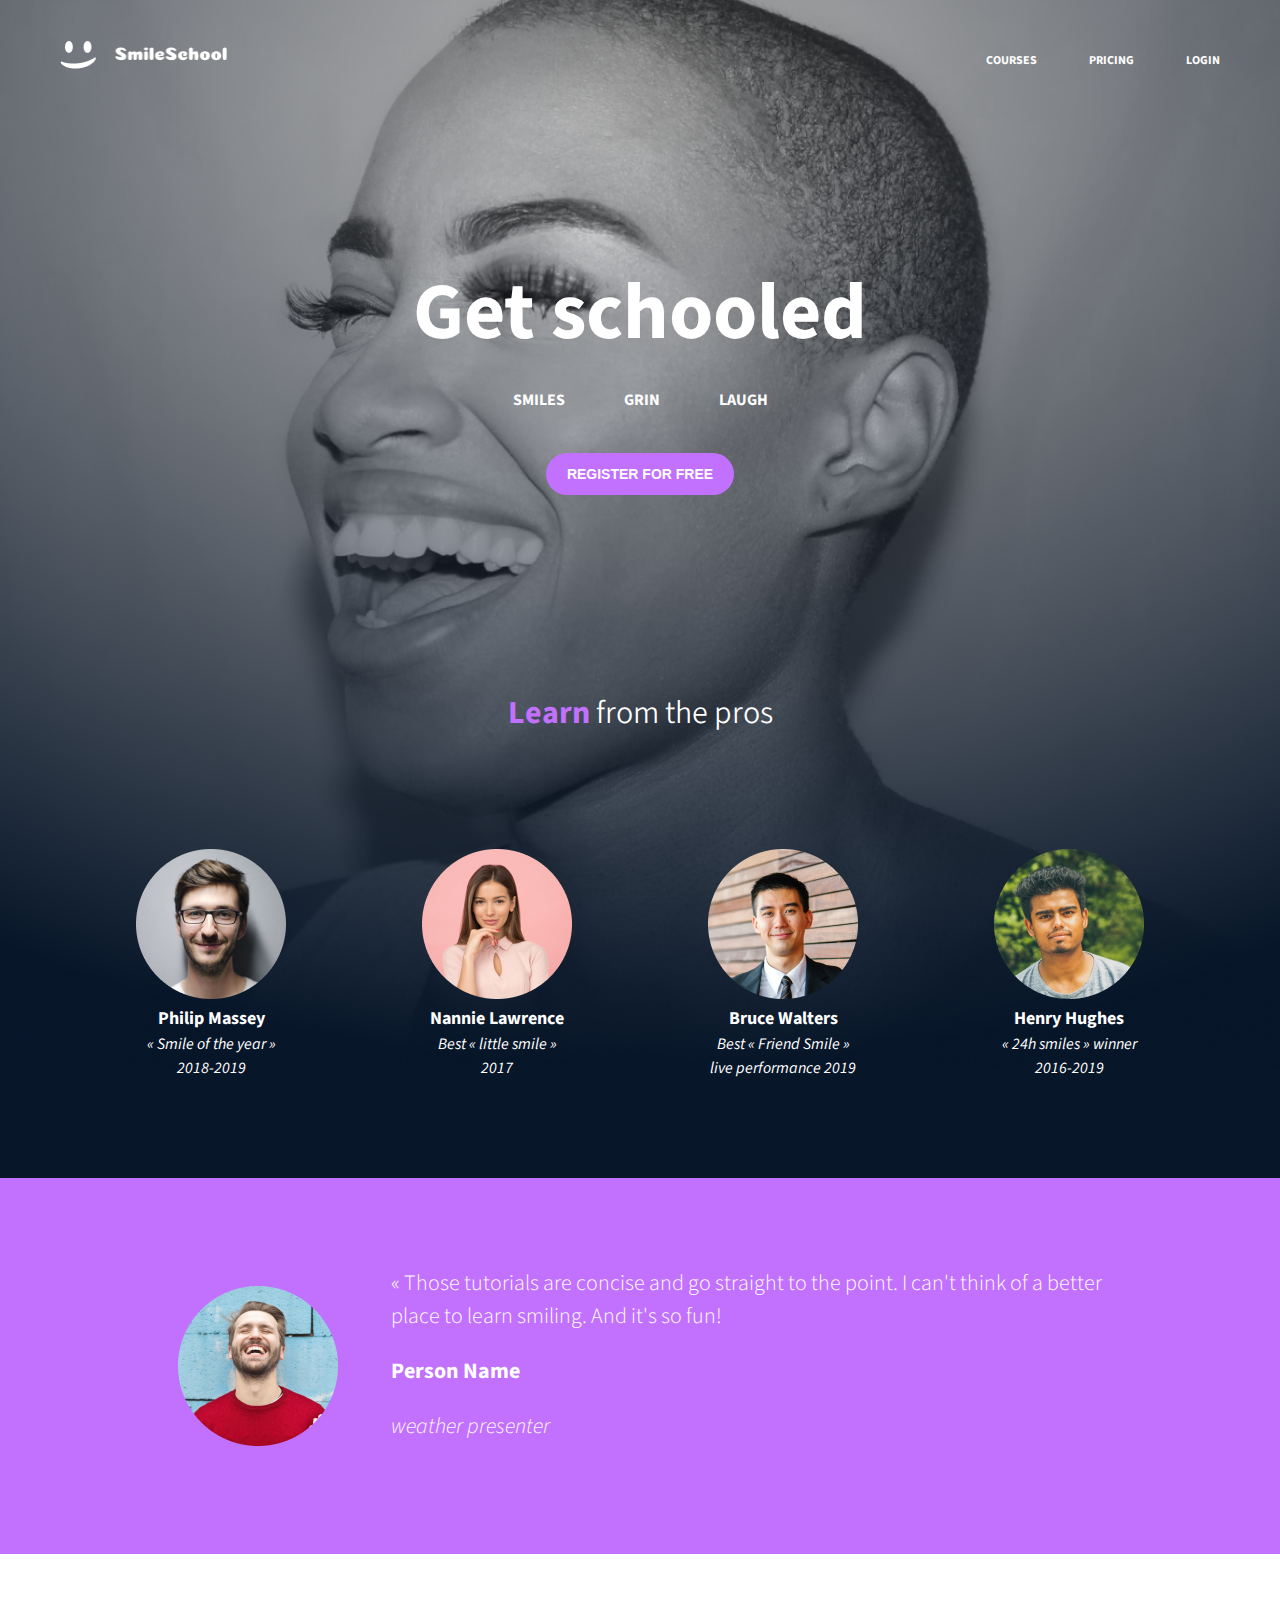
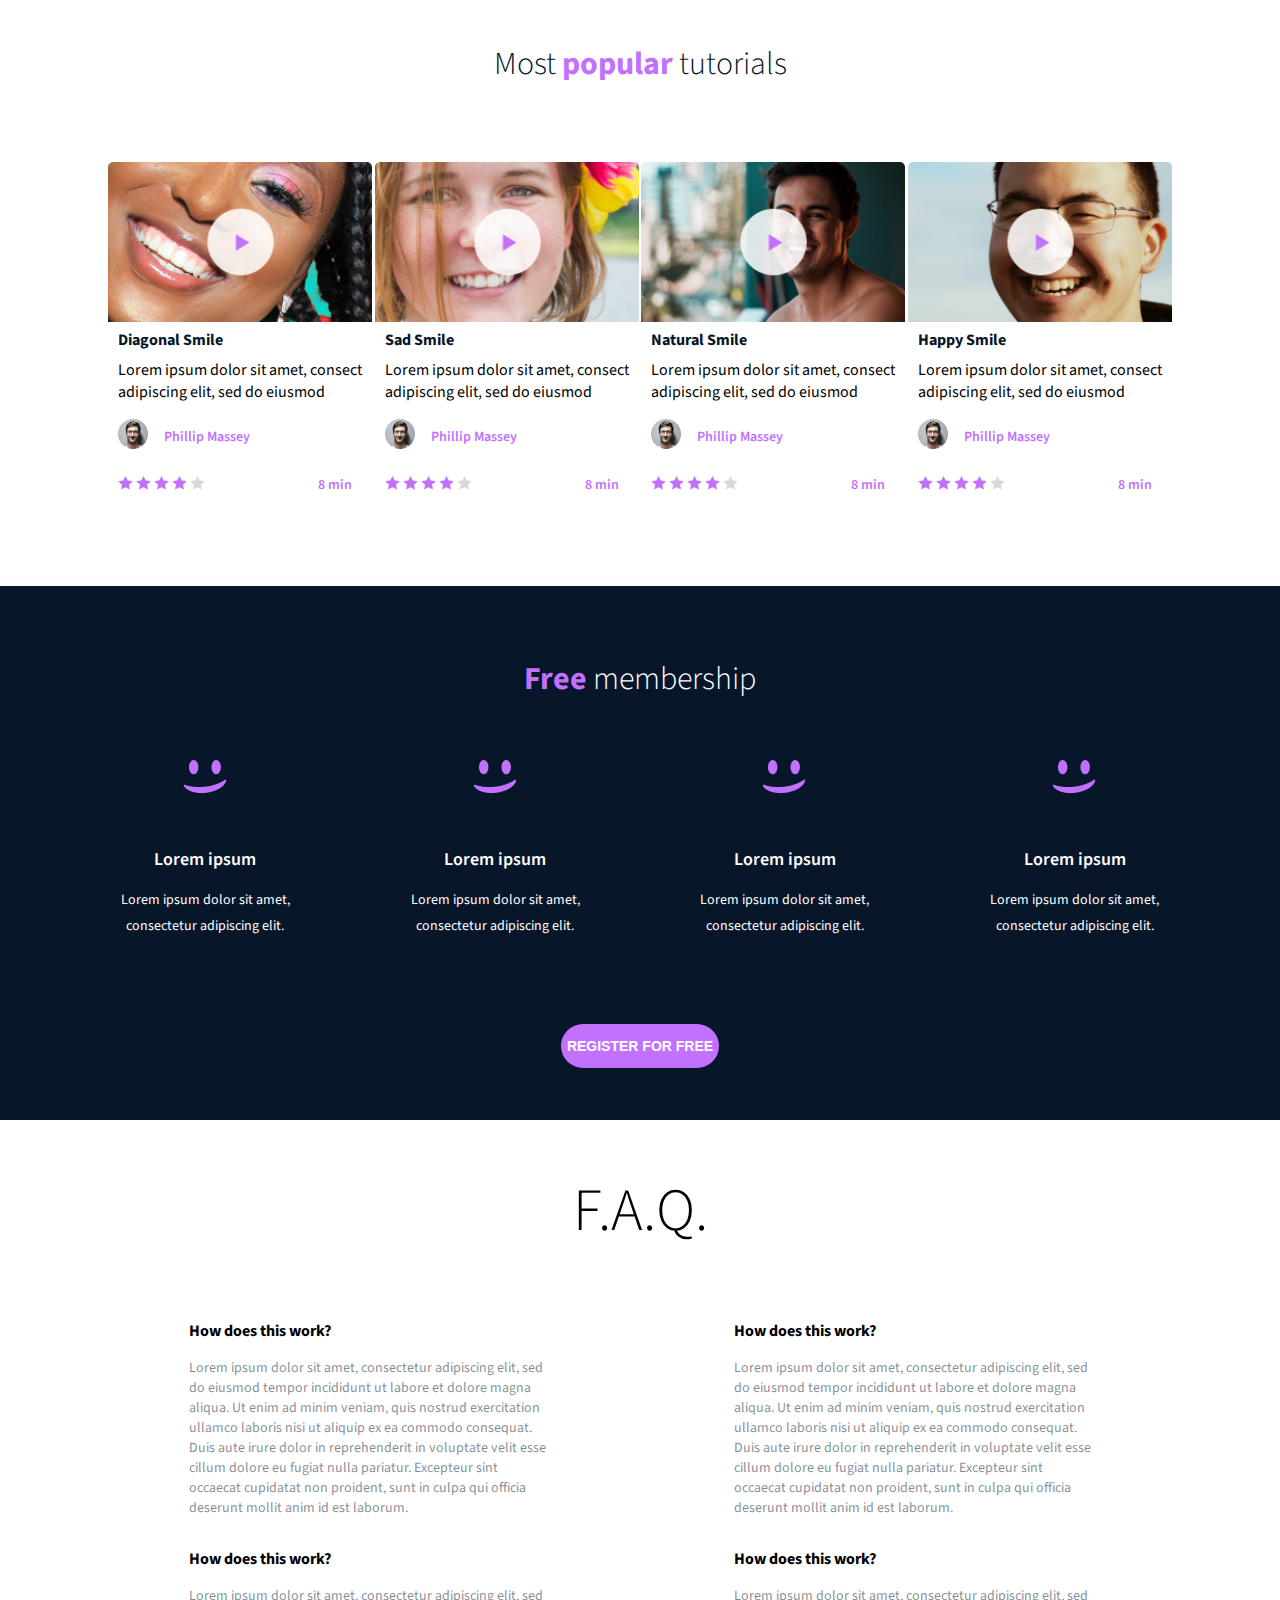
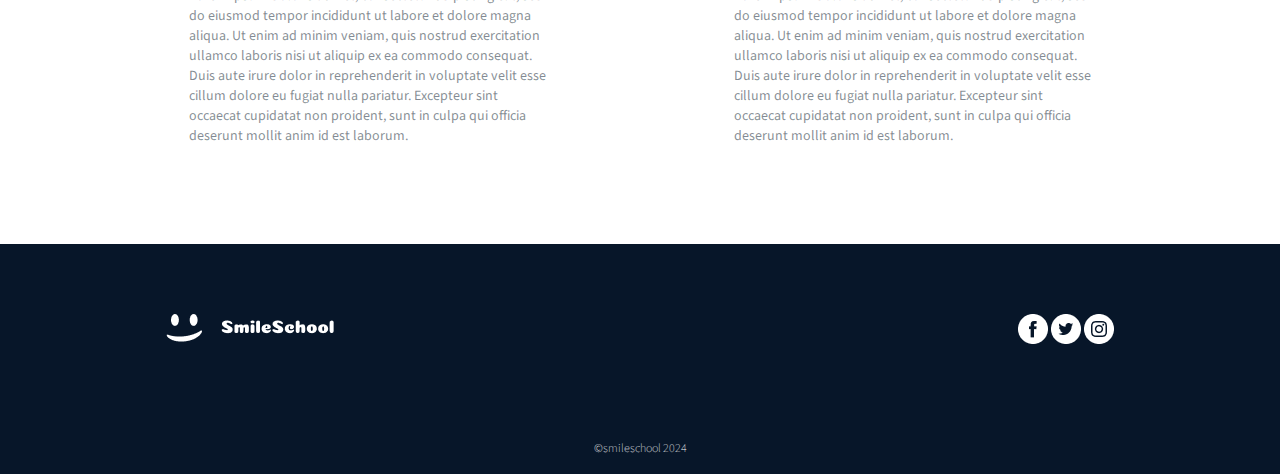
<file: css_advanced/index.html>
<!DOCTYPE html>
<html lang="en">
<head>
    <meta charset="UTF-8">
    <meta name="viewport" content="width=device-width, initial-scale=1.0">
    <title>School Project</title>
    <link rel="stylesheet" href="styles.css">
</head>
<body>
    
    <section class="main-page">

        <header class="header">

            <div class="header-div">
                <div class="site-logo">
                    <a href="#" title="Go Home"><img src="images/logo-white.png" alt="logo"></a>
                </div>
        
                <ul class="navigation-links">
                    <li class="li-courses"><a href="#">COURSES</a></li>
                    <li class="li-price"><a href="#">PRICING</a></li>
                    <li class="li-login"><a href="#">LOGIN</a></li>
                </ul>
        
            </div>
        
        </header>
        
        <main>
            <section id="main-section">
                
                <div class="get-schooled">
                    <h1>Get schooled</h1>
                    <div class="smile-grin-laugh">
                        <p>SMILES</p>
                        <p>GRIN</p>
                        <p>LAUGH</p>
                    </div>
                    <button><strong>REGISTER FOR FREE </strong></button>
                </div>
        
                <div class="learn">
                    <h2><span>Learn</span> from the pros</h2>
                    
                    <div id="smile-winners">
        
                        <div id="Phillip">
                            <img src="images/Philip.png" alt="Phillip">
                            <h3>Philip Massey</h3>
                            <p><em>« Smile of the year »<br> 2018-2019</em></p>
                        </div>
        
                        <div id="Nannie">
                            <img src="images/Nanie.png" alt="Nannie">
                            <h3>Nannie Lawrence</h3>
                            <p><em>Best « little smile »<br>2017</em></p>
                        </div>
                        
                        <div id="Bruce">
                            <img src="images/Bruce.png" alt="Bruce">
                            <h3>Bruce Walters</h3>
                            <p><em>Best « Friend Smile »<br>live performance 2019 </em></p>
                        </div>
                        
                        <div id="Henry">
                            <img src="images/Henry.png" alt="Henry">
                            <h3>Henry Hughes</h3>
                            <p><em>« 24h smiles » winner<br>2016-2019</em></p>
                        </div>
        
                    </div>
                </div>
        
            </section>
        
        </section>

        <section class="quote">
            <div class="quote-div1">
                
                <img src="images/weather-presenter.png" alt="weather-presenter">

                <div class="quote-div2">
                    <blockquote>« Those tutorials are concise and go straight to the point. I can't think of a better <br>place to learn smiling. And it's so fun! </blockquote>
                    <br>
                    <h3 id="quote-author">Person Name</h3>
                    <p><em>weather presenter</em></p> 
                </div>
            
            </div>
        </section>

        <section id="videos">

            <h2>Most <span>popular</span> tutorials</h2>

            <div class="main-vid-div">

                <div class="vid">
                    <img src="images/diagonal-smile.png" alt="Diagonal Smile">
                    <h3 class="smile-type">Diagonal Smile</h3>
                    <p>Lorem ipsum dolor sit amet, consect<br>adipiscing elit, sed do eiusmod</p>
                
                    <div class="pic-name">
                        <div><img src="images/small-phillip.png" alt="icon"></div>
                        <h3 class="rater">Phillip Massey</h3>
                    </div>
                
                    <div class="rating">
                        <div class="stars">
                            <img src="images/star.png" alt="rating">
                            <img src="images/star.png" alt="rating">
                            <img src="images/star.png" alt="rating">
                            <img src="images/star.png" alt="rating">
                            <img src="images/empty-star.png" alt="rating">
                        </div>
                        <p class="time">8 min</p>
                    </div>
                </div>

                <div class="vid">
                    <img src="images/sad-smile.png" alt="Sad Smile">
                    <h3 class="smile-type">Sad Smile</h3>
                    <p>Lorem ipsum dolor sit amet, consect<br>adipiscing elit, sed do eiusmod</p>
                
                    <div class="pic-name">
                        <div><img src="images/small-phillip.png" alt="icon"></div>
                        <h3 class="rater">Phillip Massey</h3>
                    </div>
                
                    <div class="rating">
                        <div>
                            <img src="images/star.png" alt="rating">
                            <img src="images/star.png" alt="rating">
                            <img src="images/star.png" alt="rating">
                            <img src="images/star.png" alt="rating">
                            <img src="images/empty-star.png" alt="rating">
                        </div>
                        <p class="time">8 min</p>
                    </div>
                </div>

                <div class="vid">
                    <img src="images/natural-smile.png" alt="Natural Smile">
                    <h3 class="smile-type">Natural Smile</h3>
                    <p>Lorem ipsum dolor sit amet, consect<br>adipiscing elit, sed do eiusmod</p>
                
                    <div class="pic-name">
                        <div><img src="images/small-phillip.png" alt="icon"></div>
                        <h3 class="rater">Phillip Massey</h3>
                    </div>
                
                    <div class="rating">
                        <div>
                            <img src="images/star.png" alt="rating">
                            <img src="images/star.png" alt="rating">
                            <img src="images/star.png" alt="rating">
                            <img src="images/star.png" alt="rating">
                            <img src="images/empty-star.png" alt="rating">
                        </div>
                        <p class="time">8 min</p>
                    </div>
                </div>

                <div class="vid">
                    <img src="images/happy-smile.png" alt="Happy Smile">
                    <h3 class="smile-type">Happy Smile</h3>
                    <p>Lorem ipsum dolor sit amet, consect<br>adipiscing elit, sed do eiusmod</p>
                    
                    <div class="pic-name">
                        <div><img src="images/small-phillip.png" alt="icon"></div>
                        <h3 class="rater">Phillip Massey</h3>
                    </div>
                    
                    <div class="rating">
                        <div>
                            <img src="images/star.png" alt="rating">
                            <img src="images/star.png" alt="rating">
                            <img src="images/star.png" alt="rating">
                            <img src="images/star.png" alt="rating">
                            <img src="images/empty-star.png" alt="rating">
                        </div>
                        <p class="time">8 min</p>
                    </div>
                </div>

            </div>
        </section>

        <section id="membership">
            <h2><span>Free </span>membership</h2>

            <div id="main-memb-div">

                <div>
                    <img src="images/smile.png">
                    <h3>Lorem ipsum</h3>
                    <p>Lorem ipsum dolor sit amet,<br> consectetur adipiscing elit.</p>
                </div>
                
                <div>
                    <img src="images/smile.png">
                    <h3>Lorem ipsum</h3>
                    <p>Lorem ipsum dolor sit amet,<br> consectetur adipiscing elit.</p>
                </div>
                
                <div>
                    <img src="images/smile.png">
                    <h3>Lorem ipsum</h3>
                    <p>Lorem ipsum dolor sit amet,<br> consectetur adipiscing elit.</p>
                </div>
                
                <div>
                    <img src="images/smile.png">
                    <h3>Lorem ipsum</h3>
                    <p>Lorem ipsum dolor sit amet,<br> consectetur adipiscing elit.</p>
                </div>
            
            </div>

            <button>REGISTER FOR FREE</button>

        </section>

        <section id="FAQ">

            <h2>F.A.Q.</h2>

            <div id="row-block1">

                <div>
                    <h3>How does this work?</h3>
                    <p>Lorem ipsum dolor sit amet, consectetur adipiscing elit, sed<br>do eiusmod tempor incididunt ut labore et dolore magna <br>aliqua. Ut enim ad minim veniam, quis nostrud exercitation<br>ullamco laboris nisi ut aliquip ex ea commodo consequat. <br>Duis aute irure dolor in reprehenderit in voluptate velit esse<br>cillum dolore eu fugiat nulla pariatur. Excepteur sint <br>occaecat cupidatat non proident, sunt in culpa qui officia<br>deserunt mollit anim id est laborum.</p>
                </div>

                <div>
                    <h3>How does this work?</h3>
                    <p>Lorem ipsum dolor sit amet, consectetur adipiscing elit, sed<br>do eiusmod tempor incididunt ut labore et dolore magna <br>aliqua. Ut enim ad minim veniam, quis nostrud exercitation<br>ullamco laboris nisi ut aliquip ex ea commodo consequat. <br>Duis aute irure dolor in reprehenderit in voluptate velit esse<br>cillum dolore eu fugiat nulla pariatur. Excepteur sint <br>occaecat cupidatat non proident, sunt in culpa qui officia<br>deserunt mollit anim id est laborum.</p>
                </div>

            </div>

            <div id="row-block2">

                <div>
                    <h3>How does this work?</h3>
                    <p>Lorem ipsum dolor sit amet, consectetur adipiscing elit, sed<br>do eiusmod tempor incididunt ut labore et dolore magna <br>aliqua. Ut enim ad minim veniam, quis nostrud exercitation<br>ullamco laboris nisi ut aliquip ex ea commodo consequat. <br>Duis aute irure dolor in reprehenderit in voluptate velit esse<br>cillum dolore eu fugiat nulla pariatur. Excepteur sint <br>occaecat cupidatat non proident, sunt in culpa qui officia<br>deserunt mollit anim id est laborum.</p>
                </div>

                <div>
                    <h3>How does this work?</h3>
                    <p>Lorem ipsum dolor sit amet, consectetur adipiscing elit, sed<br>do eiusmod tempor incididunt ut labore et dolore magna <br>aliqua. Ut enim ad minim veniam, quis nostrud exercitation<br>ullamco laboris nisi ut aliquip ex ea commodo consequat. <br>Duis aute irure dolor in reprehenderit in voluptate velit esse<br>cillum dolore eu fugiat nulla pariatur. Excepteur sint <br>occaecat cupidatat non proident, sunt in culpa qui officia<br>deserunt mollit anim id est laborum.</p>
                </div>

            </div>

        </section>

    </main>
    
    <footer>

        <div class="last-div1">

            <div class="last-div2">
                <a href="#"><img src="images/logo-white.png"></a>

                <div>
                    <a href="#"><img src="images/Facebook_White.png" alt="Facebook"></a>
                    <a href="#"><img src="images/Twitter_White.png" alt="Twitter"></a>
                    <a href="#"><img src="images/Instagram_White.png" alt="Instagram"></a>
                </div>
            </div>

            <p><a href="#" class="closing-link">©smileschool 2024</a></p>

        </div>

    </footer>

</body>
</html>
</file>
<file: css_advanced/styles.css>
@import url("https://fonts.googleapis.com/css2?family=Source+Sans+3:wght@200;300;400;500;600;700;800&display=swap");

@font-face {
  font-family: "spin_cycle_otregular";
  src: url("fonts/spincycle_ot-webfont.eot");
  src: url("spincycle_ot-webfont.eot?#iefix") format("embedded-opentype"),
    url("fonts/spincycle_ot-webfont.woff2") format("woff2"),
    url("fonts/spincycle_ot-webfont.woff") format("woff"),
    url("fonts/spincycle_ot-webfont.ttf") format("truetype"),
    url("spincycle_ot-webfont.svg#spin_cycle_otregular") format("svg");
  font-weight: normal;
  font-style: normal;
}

html {
  scroll-behavior: smooth;
  font-family: "Source Sans 3", sans-serif;
}

body {
  margin: 0 auto;
}

.main-page {
  background-image: url("images/background.png");
  background-repeat: no-repeat;
  background-attachment: scroll;
  background-position: center;
  background-size: cover;
}

.header-div {
  display: flex;
  justify-content: space-between;
  flex-wrap: wrap;
  align-items: center;
  padding: 32px 60px 0 60px;
}

.site-logo img {
  max-width: 167.02px;
}

.navigation-links {
  display: flex;
  flex-direction: row;
  justify-content: space-between;
  gap: 52px;
}

.navigation-links li {
  list-style: none;
}

.navigation-links a {
  text-decoration: none;
  color: white;
  font-size: 12px;
  font-weight: bold;
}

#main-section {
  display: flex;
  flex-direction: column;
  text-align: center;
}

.get-schooled {
  display: flex;
  flex-direction: column;
  align-items: center;
  padding: 0;
}

.get-schooled h1 {
  font-size: 80px;
  line-height: 151px;
  padding-bottom: 0px;
  padding-left: 0;
  padding-top: 0;
  padding-right: 0;
  margin: 152px 0 0 0;
  color: white;
}

.smile-grin-laugh {
  display: flex;
  justify-content: space-between;
  gap: 59px;
  color: white;
}

.smile-grin-laugh p {
  font-size: 16px;
  font-weight: bold;
  padding: 0;
  margin: 0 0 42px 0;
}

.get-schooled button {
  font-size: 14px;
  font-weight: 500;
  color: white;
  background-color: rgba(194, 113, 255, 1);
  border: none;
  border-radius: 22px;
  padding: 13px 20.5px;
  column-gap: 160px;
  cursor: pointer;
}

.get-schooled button:active {
  transform: scale(0.97);
  box-shadow: 5px 5px 10px rgba(45, 1, 78, 0.6);
}

.learn {
  display: flex;
  flex-direction: column;
  margin-top: 168px;
}

.learn span {
  font-weight: bold;
  color: rgba(194, 113, 255, 1);
}

.learn h2 {
  font-size: 32px;
  font-weight: 350;
  color: white;
}

#smile-winners {
  display: flex;
  justify-content: space-evenly;
  flex-wrap: wrap;
  color: white;
  margin-top: 87px;
}

#smile-winners h3 {
  font-size: 18px;
  font-weight: bolder;
  line-height: 27px;
  padding: 0;
  margin: 0;
}

#smile-winners p {
  font-size: 16px;
  font-weight: 400;
  line-height: 24px;
  margin: 0 0 98px 0;
  padding: 0;
}

.quote {
  background-image: url("images/background-blockquote.png");
  background-repeat: no-repeat;
  background-attachment: scroll;
  background-size: cover;
}

.quote-div1 {
  display: flex;
  justify-content: center;
  flex-wrap: wrap;
  align-items: center;
  gap: 53px;
  margin: 0 auto;
  color: white;
}

.quote-div1 img {
  max-width: 160px;
  max-height: 160px;
  margin: 108px 0;
}

.quote-div2 {
  display: flex;
  flex-direction: column;
  flex-wrap: wrap;
}

.quote-div2 blockquote {
  font-size: 22px;
  line-height: 33px;
  font-weight: 300;
  margin: 0;
}

.quote-div2 h3 {
  font-size: 22px;
  line-height: 33px;
  font-weight: bold;
  margin: 0;
}

.quote-div2 p {
  font-size: 22px;
  font-weight: 300;
  line-height: 33px;
}

#videos {
  display: flex;
  flex-direction: column;
  flex-wrap: wrap;
  padding: 0 105px 87px 105px;
}

#videos h2 {
  text-align: center;
  color: #071629;
  font-size: 32px;
  font-style: normal;
  font-weight: 300;
  line-height: normal;
  margin-top: 87px;
  margin-bottom: 75px;
}

#videos span {
  color: #c271ff;
  font-size: 32px;
  font-style: normal;
  font-weight: 700;
  line-height: normal;
}

.main-vid-div {
  display: flex;
  justify-content: space-evenly;
  flex-wrap: wrap;
}

.vid {
  display: flex;
  flex-direction: column;
}

.vid h3 {
  color: #071629;
  font-size: 16px;
  font-style: normal;
  font-weight: 700;
  line-height: normal;
  margin-top: 7.6px;
  margin-bottom: 7.6px;
  padding: 0 10px;
}

.vid p {
  margin-top: 0;
  padding: 0 10px;
  margin-bottom: 0;
}

.pic-name {
  display: flex;
  align-items: center;
  padding: 0 10px;
  margin-top: 13.4px;
  margin-bottom: 13.4px;
}

.pic-name h3 {
  color: #c271ff;
  font-size: 14px;
  font-style: normal;
  font-weight: 600;
  line-height: 27px;
  padding-left: 16px;
}

.rating {
  display: flex;
  align-items: center;
  justify-content: space-between;
  padding-left: 10px;
  padding-right: 10px;
}

.rating .stars {
  align-items: center;
}

.rating .stars img {
  margin: 0;
}

.rating .time {
  color: #c271ff;
  text-align: right;
  font-size: 14px;
  font-style: normal;
  font-weight: 600;
  line-height: 27px;
}

#membership {
  display: flex;
  flex-direction: column;
  flex-wrap: wrap;
  text-align: center;
  background-image: url("images/background-membership.png");
  background-repeat: no-repeat;
  background-attachment: scroll;
  background-size: cover;
}

#membership h2 {
  color: #fff;
  font-size: 32px;
  font-weight: 300;
  line-height: normal;
  margin-top: 70px;
  margin-bottom: 58px;
}

#membership span {
  color: #c271ff;
  text-align: center;
  font-size: 32px;
  font-weight: 700;
  line-height: normal;
}

#main-memb-div {
  display: flex;
  justify-content: space-evenly;
  color: white;
}

#main-memb-div h3 {
  color: #fff;
  text-align: center;
  font-size: 18px;
  font-weight: 600;
  line-height: 26px;
  margin-bottom: 13px;
}

#main-memb-div p {
  color: #fff;
  text-align: center;
  font-size: 14px;
  font-weight: 400;
  line-height: 26px;
  margin-bottom: 85px;
}

#main-memb-div img {
  margin-bottom: 27px;
}

#membership button {
  border: none;
  border-radius: 22px;
  background: #c271ff;
  max-width: 172px;
  height: 44px;
  flex-shrink: 0;
  color: white;
  align-self: center;
  text-align: center;
  font-size: 14px;
  font-weight: 600;
  line-height: normal;
  margin-bottom: 52px;
  cursor: pointer;
  transition: opacity 300ms, transform 400ms, box-shadow 400ms;
}

#membership button:hover {
  opacity: 0.7;
}

#membership button:active {
  transform: scale(0.97);
  box-shadow: 5px 5px 10px rgba(97, 51, 133, 0.6);
}

#FAQ {
  display: flex;
  flex-direction: column;
  flex-wrap: wrap;
  text-align: center;
}

#FAQ h2 {
  font-size: 60px;
  font-weight: 300;
}

#row-block1 {
  display: flex;
  justify-content: space-evenly;
  flex-wrap: wrap;
}

#row-block1 h3 {
  font-size: 16px;
  font-weight: bold;
  text-align: start;
}

#row-block1 p {
  font-size: 14px;
  font-weight: normal;
  color: rgba(7, 22, 41, 0.5016);
  text-align: start;
}

#row-block2 {
  display: flex;
  justify-content: space-evenly;
  flex-wrap: wrap;
  margin-bottom: 84px;
}

#row-block2 h3 {
  font-size: 16px;
  font-weight: bold;
  text-align: start;
}

#row-block2 p {
  font-size: 14px;
  font-weight: normal;
  color: rgba(7, 22, 41, 0.5016);
  text-align: start;
}

footer {
  background-image: url("images/background-footer.png");
  background-repeat: no-repeat;
  background-attachment: scroll;
  background-position: center;
  background-size: cover;
}

.last-div1 {
  display: flex;
  flex-direction: column;
  flex-wrap: wrap;
}

.last-div2 {
  display: flex;
  justify-content: space-between;
  flex-wrap: wrap;
  margin: 70px 166px;
}

.last-div1 p {
  text-align: center;
}

.last-div1 a {
  text-decoration: none;
  color: white;
  font-size: 12px;
  font-weight: lighter;
}
</file>
